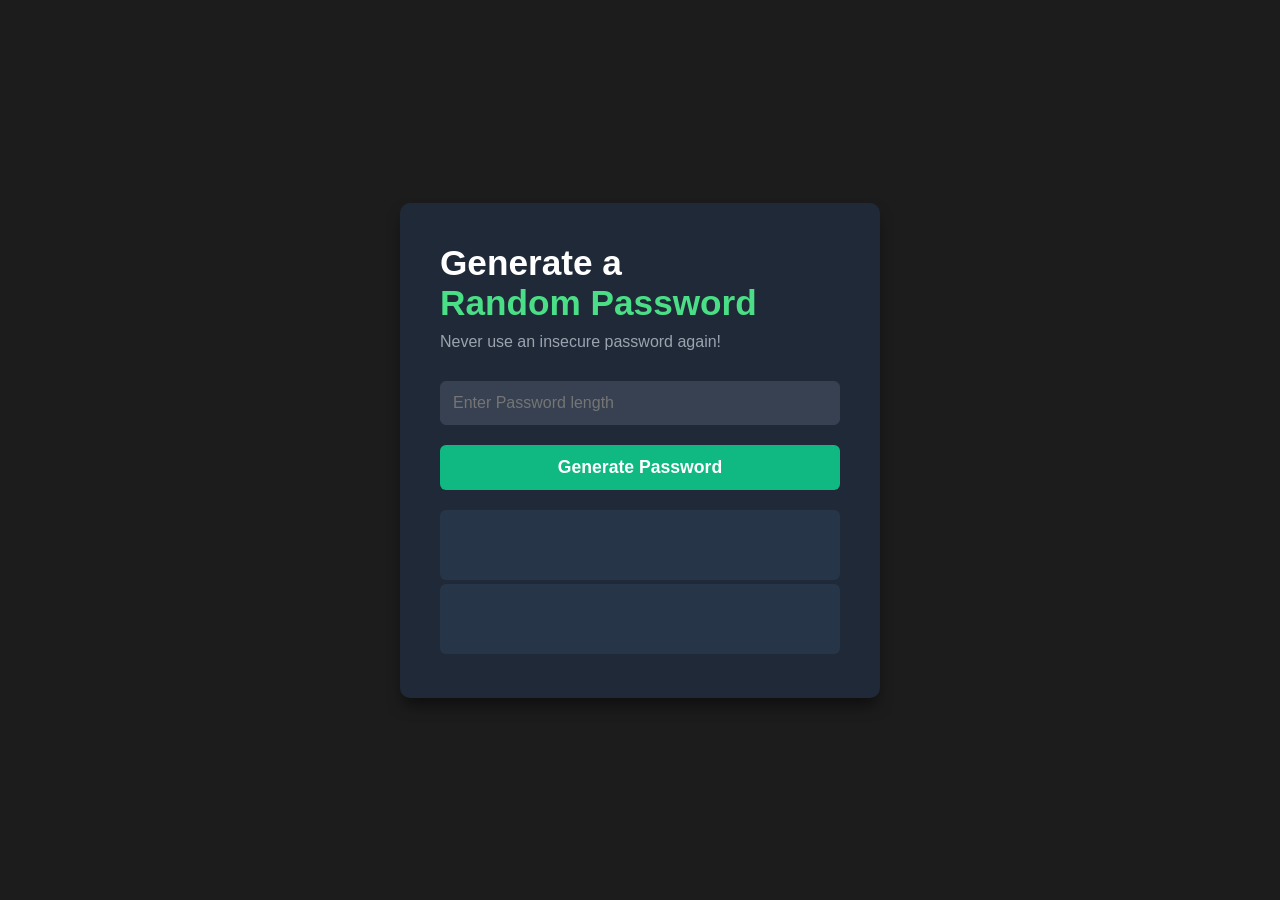
<file: Password Generator/index.html>
<!doctype html>
<html lang="en">
  <head>
    <meta charset="UTF-8" />
    <meta name="viewport" content="width=device-width, initial-scale=1.0" />
    <title>Password Generator</title>
    <link rel="stylesheet" href="index.css" />
  </head>
  <body>
    <div class="container">
      <p>Generate a</p>
      <p>Random Password</p>
      <p>Never use an insecure password again!</p>

      <input type="number" id="length" placeholder="Enter Password length" />

      <button onclick="generate()">Generate Password</button>

      <div id="pass1">
        <textarea
          id="password1"
          readonly
          onclick="copyToClipboard('password1')"
          title="Click to copy"
        ></textarea>
      </div>

      <div id="pass2">
        <textarea
          id="password2"
          readonly
          onclick="copyToClipboard('password2')"
          title="Click to copy"
        ></textarea>
      </div>
    </div>

    <script src="index.js"></script>
  </body>
</html>
</file>
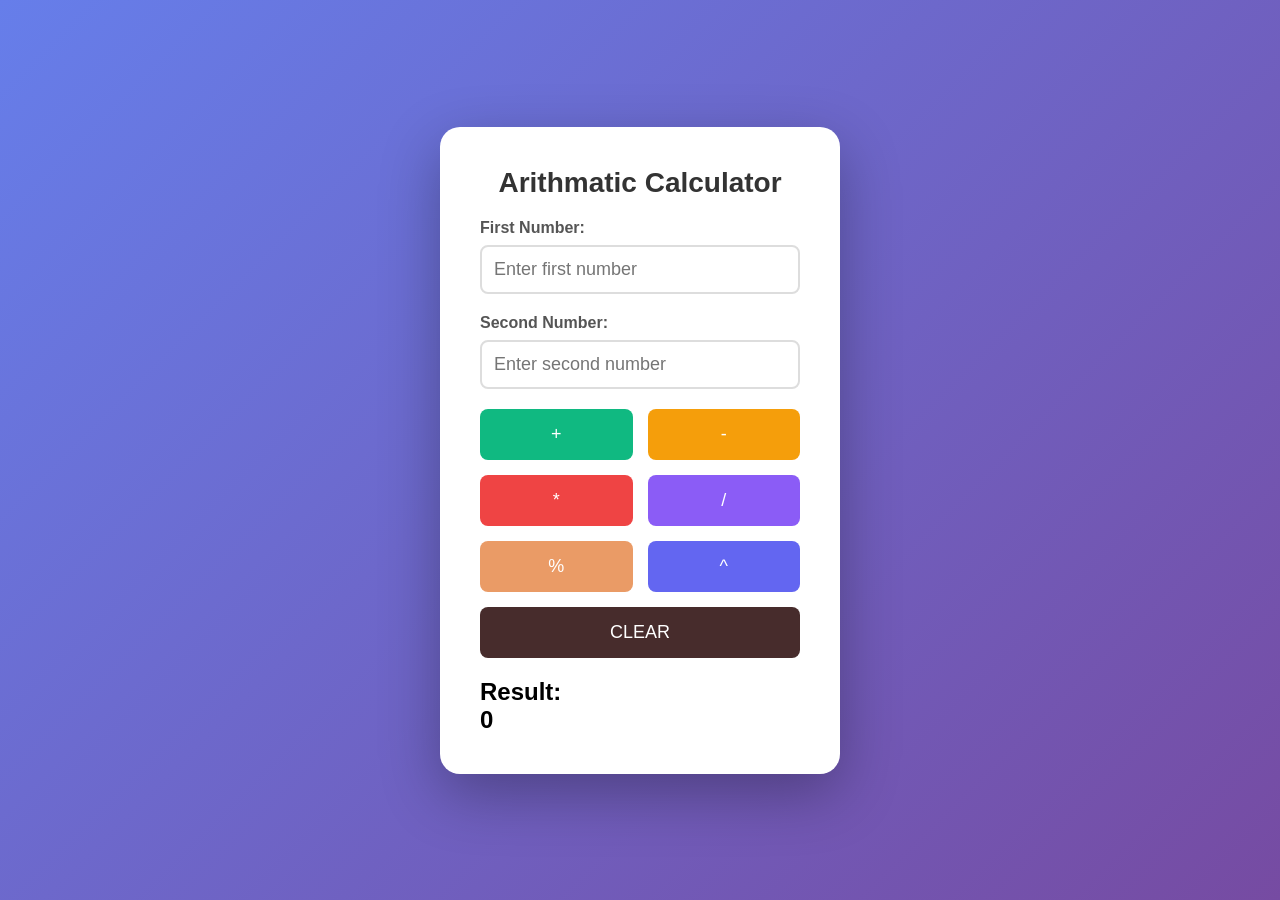
<file: Calculator/Calc.html>
<!DOCTYPE html>
<html lang="en">
<head>
    <meta charset="UTF-8">
    <meta name="viewport" content="width=device-width, initial-scale=1.0">
    <title>Calculator</title>
    <link rel="stylesheet" href="calc.css">
</head>
<body>
    <div class = "calculator">
        <h1>Arithmatic Calculator</h1>

        <div class = "input-group">
            <label for = "num1"> First Number: </label>
            <input type = "number" id = "num1" placeholder="Enter first number"> 
        </div>

        <div class = "input-group">
            <label for = "num2"> Second Number: </label>
            <input type = "number" id = "num2" placeholder="Enter second number">
        </div>

        <div class = "Button-group">
            <button class = "add-btn" onclick="calculator('add')">+</button>
            <button class = "sub-btn" onclick="calculator('sub')">-</button>
            <button class = "mul-btn" onclick="calculator('mul')">*</button>
            <button class = "div-btn" onclick="calculator('div')">/</button>
            <button class = "mod-btn" onclick="calculator('mod')">%</button>
            <button class = "power-btn" onclick="calculator('pow')">^</button>
            <button class = "clear-btn" onclick="clearFields()">CLEAR</button>
            
        </div>

        <div class = "result-group">
            <h2> Result:  </h2>
            <h2 id = "final_result"> 0 </h2>
        </div>
        <script src="calc.js"></script>
    
</body>
</html>
</file>
<file: Password Generator/index.css>
body {
    font-family: 'Segoe UI', Tahoma, Geneva, Verdana, sans-serif;
    background-color: #1C1C1C;
    color: #FFFFFF;
    display: flex;
    justify-content: center;
    align-items: center;
    height: 100vh;
    margin: 0;
}

.container {
    background-color: #1F2937;
    padding: 40px;
    border-radius: 10px;
    box-shadow: 0 10px 15px -3px rgba(0, 0, 0, 0.5);
    max-width: 400px;
    width: 100%;
}

p:nth-of-type(1) {
    font-size: 2.2rem;
    margin: 0;
    font-weight: bold;
}

p:nth-of-type(2) {
    font-size: 2.2rem;
    margin: 0;
    font-weight: bold;
    color: #4ADF86;
}

p:nth-of-type(3) {
    font-size: 1rem;
    color: #9CA3AF;
    margin-bottom: 30px;
    margin-top: 10px;
}

input[type="number"] {
    width: 100%;
    padding: 12px;
    margin-bottom: 20px;
    border-radius: 6px;
    border: 1px solid #374151;
    background-color: #374151;
    color: white;
    box-sizing: border-box;
    font-size: 1rem;
}

button {
    width: 100%;
    background-color: #10B981;
    color: white;
    font-size: 1.1rem;
    padding: 12px;
    border: none;
    border-radius: 6px;
    cursor: pointer;
    font-weight: bold;
    transition: background-color 0.2s;
    margin-bottom: 20px;
}

button:hover {
    background-color: #059669;
}

.passwords-container {
    display: flex;
    gap: 15px;
    flex-direction: column;
}

#pass1, #pass2 {
    background: transparent;
    padding: 0;
    box-shadow: none;
    width: 100%;
}

textarea {
    width: 100%;
    padding: 15px;
    background-color: #273549;
    color: #55F991;
    border: none;
    border-radius: 6px;
    resize: none;
    font-size: 1.1rem;
    text-align: center;
    box-sizing: border-box;
    outline: none;
    cursor: pointer;
}

textarea:hover {
    background-color: #37445c;
}
</file>
<file: Calculator/calc.css>
*{
    margin: 0;
    padding: 0;
    box-sizing: border-box;
}

body{
    font-family: 'Segoe UI', Tahoma, Geneva, Verdana, sans-serif;
    background: linear-gradient(135deg, #667eea 0%, #764ba2 100%);
    min-height: 100vh;
    display: flex;
    justify-content: center;
    align-items: center;
    padding: 20px;
}

.calculator{
    background: white;
    padding: 40px;
    border-radius: 20px;
    box-shadow: 0 20px 60px rgba(0, 0, 0, 0.3);
    max-width: 400px;
    width: 100%;
}

h1{
    text-align: center;
    margin-bottom: 20px;
    color: #333;
    font-size: 28px;
}

.input-group {
    margin-bottom: 20px;
}

label{
    display: block;
    margin-bottom: 8px;
    color: #555;
    font-weight: bold;
}

input{
    
    width: 100%;
    padding: 12px;
    font-size: 18px;
    border: 2px solid #ddd;
    border-radius: 8px;
    transition: border-color 0.3s;
    
}

input:focus {
    outline: none;
    border-color: #667eea;
}

.Button-group{
    display: grid;
    grid-template-columns: repeat(2, 1fr);
    gap: 15px;
    margin-bottom: 20px;
}

button{
    padding: 15px;
    font-size: 18px;
    border: none;
    border-radius: 8px;
    background-color: #ea9b66;
    color: white;
    size: 30px;
    cursor: pointer;
    transition: background-color 0.3s;
}

.power-btn{
    background-color: #6366f1;
}

.add-btn{
    background-color: #10b981;
}

.sub-btn{
    background-color: #f59e0b;
}

.mul-btn{
    background-color: #3b82f6;
}

.div-btn{
    background-color: #8b5cf6;
}

.mul-btn{
    background-color: #ef4444;
}

button:hover {
    transform: translateY(-2px);
    box-shadow: 0 5px 15px rgba(0, 0, 0, 0.2);
}

button:active {
    transform: translateY(0);
}

.clear-btn{
    grid-column: 1 / -1;
    background: #472c2c;
}

.result {

    background: #f3f4f6;
    padding: 20px;
    border-radius: 8px;
    text-align: center;
    margin-top: 20px;
}

.result-label {
    color: #666;
    font-size: 14px;
    margin-bottom: 5px;
}

.result-value {
    font-size: 32px;
    font-weight: bold;
    color: #333;
}

.error {
    color: #ef4444;
}
</file>
